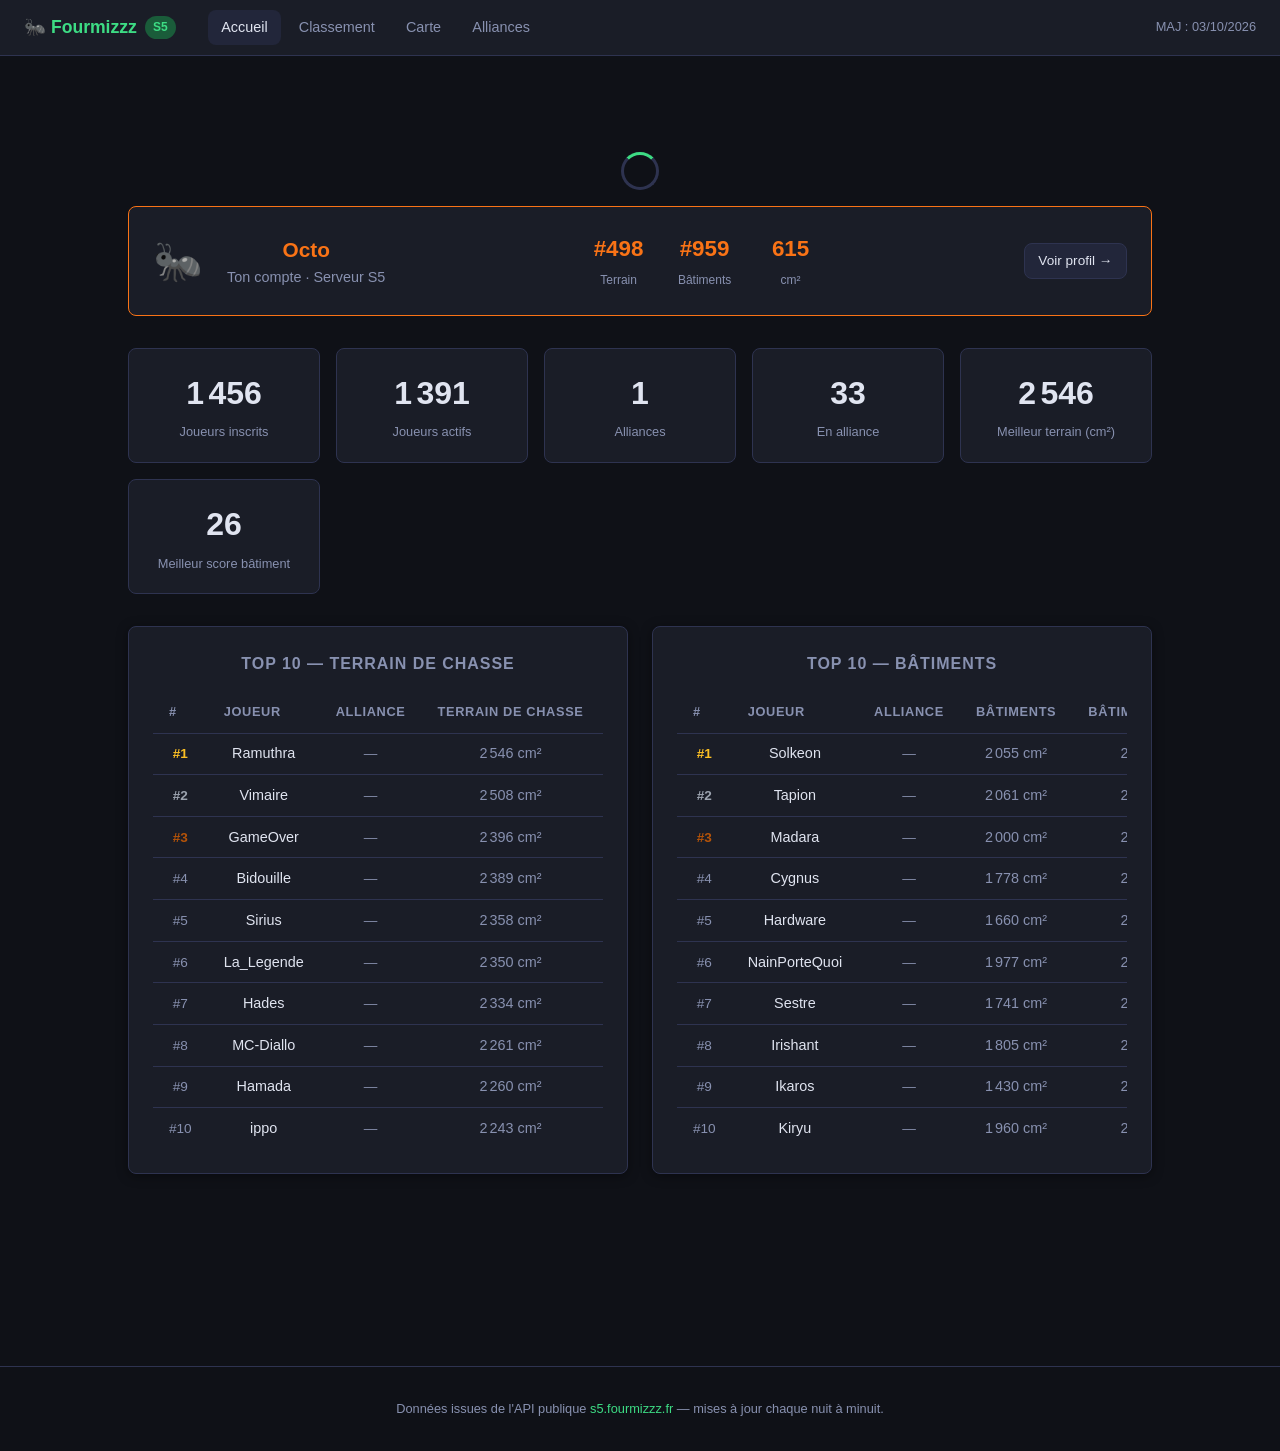
<file: index.html>
<!DOCTYPE html>
<html lang="fr">
<head>
  <meta charset="UTF-8">
  <meta name="viewport" content="width=device-width, initial-scale=1.0">
  <title>Fourmizzz S5 — Stats & Classements</title>
  <meta name="description" content="Statistiques en temps réel du serveur S5 de Fourmizzz : classements, carte, progression des joueurs.">
  <link rel="stylesheet" href="style.css">
</head>
<body>

<header>
  <div class="logo">
    🐜 Fourmizzz <span class="server-badge">S5</span>
  </div>
  <nav>
    <a href="index.html" class="active">Accueil</a>
    <a href="classement.html">Classement</a>
    <a href="carte.html">Carte</a>
    <a href="alliances.html">Alliances</a>
  </nav>
  <div class="update-time" id="update-time">Chargement…</div>
</header>

<main>
  <div id="content" class="loading">Chargement des données…</div>
</main>

<footer>
  Données issues de l'API publique <a href="https://s5.fourmizzz.fr/api/exports/" target="_blank">s5.fourmizzz.fr</a> — mises à jour chaque nuit à minuit.
</footer>

<script>
const OCTO_PSEUDO = 'Octo';

async function loadData() {
  const [players, stats, history] = await Promise.all([
    fetch('data/players.json').then(r => r.json()),
    fetch('data/stats.json').then(r => r.json()),
    fetch('data/history.json').then(r => r.json()).catch(() => []),
  ]);
  return { players, stats, history };
}

function fmt(n) {
  return n == null ? '—' : n.toLocaleString('fr-FR');
}

function deltaHtml(d) {
  if (d == null) return '';
  if (d > 0) return `<span class="delta pos">+${fmt(d)}</span>`;
  if (d < 0) return `<span class="delta neg">${fmt(d)}</span>`;
  return `<span class="delta zero">–</span>`;
}

function rankBadge(r) {
  if (r === 1) return `<span class="rank rank-1">#1</span>`;
  if (r === 2) return `<span class="rank rank-2">#2</span>`;
  if (r === 3) return `<span class="rank rank-3">#3</span>`;
  return `<span class="rank">#${r}</span>`;
}

function playerRow(p, rankField) {
  const isOcto = p.pseudo === OCTO_PSEUDO;
  const alliance = p.alliance
    ? `<span class="alliance-tag">${p.alliance}</span>`
    : `<span style="color:var(--muted);font-size:.85rem">—</span>`;
  const holiday = p.onHoliday ? `<span class="badge-holiday">🏖</span>` : '';
  return `
    <tr class="${isOcto ? 'octo' : ''}">
      <td>${rankBadge(rankField)}</td>
      <td>
        <a href="joueur.html?p=${encodeURIComponent(p.pseudo)}"
           class="pseudo-link ${isOcto ? 'pseudo-octo' : ''}">${p.pseudo}</a>
        ${holiday}
      </td>
      <td>${alliance}</td>
      <td>${fmt(p.field)} cm² ${deltaHtml(p.deltaField)}</td>
      <td>${fmt(p.buildingScore)} ${deltaHtml(p.deltaBuild)}</td>
    </tr>`;
}

function renderOctoHero(players) {
  const octo = players.find(p => p.pseudo === OCTO_PSEUDO);
  if (!octo) return '';
  const delta = octo.deltaRankField != null
    ? (octo.deltaRankField > 0
        ? `<span class="delta pos">▲${octo.deltaRankField}</span>`
        : octo.deltaRankField < 0
        ? `<span class="delta neg">▼${Math.abs(octo.deltaRankField)}</span>`
        : `<span class="delta zero">–</span>`)
    : '';
  return `
    <div class="octo-hero">
      <div class="avatar">🐜</div>
      <div class="info">
        <h3>Octo</h3>
        <div class="sub">Ton compte · Serveur S5</div>
      </div>
      <div class="octo-ranks">
        <div class="octo-rank-item">
          <span class="rv">#${octo.rankField}</span>
          <span class="rl">Terrain ${delta}</span>
        </div>
        <div class="octo-rank-item">
          <span class="rv">#${octo.rankBuild}</span>
          <span class="rl">Bâtiments</span>
        </div>
        <div class="octo-rank-item">
          <span class="rv">${fmt(octo.field)}</span>
          <span class="rl">cm²</span>
        </div>
      </div>
      <a href="joueur.html?p=Octo" class="btn" style="margin-left:auto">Voir profil →</a>
    </div>`;
}

function renderStats(stats) {
  return `
    <div class="stat-grid">
      <div class="stat-tile">
        <span class="val">${fmt(stats.players)}</span>
        <div class="lbl">Joueurs inscrits</div>
      </div>
      <div class="stat-tile">
        <span class="val">${fmt(stats.active)}</span>
        <div class="lbl">Joueurs actifs</div>
      </div>
      <div class="stat-tile">
        <span class="val">${fmt(stats.alliances)}</span>
        <div class="lbl">Alliances</div>
      </div>
      <div class="stat-tile">
        <span class="val">${fmt(stats.withAlliance)}</span>
        <div class="lbl">En alliance</div>
      </div>
      <div class="stat-tile">
        <span class="val">${fmt(stats.maxField)}</span>
        <div class="lbl">Meilleur terrain (cm²)</div>
      </div>
      <div class="stat-tile">
        <span class="val">${fmt(stats.maxBuild)}</span>
        <div class="lbl">Meilleur score bâtiment</div>
      </div>
    </div>`;
}

function topTable(players, sortKey, label, rankKey) {
  const sorted = [...players].sort((a, b) => a[rankKey] - b[rankKey]).slice(0, 10);
  const rows = sorted.map(p => playerRow(p, p[rankKey])).join('');
  return `
    <div class="card">
      <h2>Top 10 — ${label}</h2>
      <div class="table-wrap">
        <table>
          <thead><tr>
            <th>#</th><th>Joueur</th><th>Alliance</th>
            <th>${label}</th><th>Bâtiments</th>
          </tr></thead>
          <tbody>${rows}</tbody>
        </table>
      </div>
    </div>`;
}

async function init() {
  const content = document.getElementById('content');
  try {
    const { players, stats, history } = await loadData();

    document.getElementById('update-time').textContent = `MAJ : ${stats.date}`;

    const tops = players.filter(p => p.deltaField != null && p.deltaField > 0)
      .sort((a, b) => b.deltaField - a.deltaField).slice(0, 5);

    const progressRows = tops.map(p => `
      <tr class="${p.pseudo === OCTO_PSEUDO ? 'octo' : ''}">
        <td><a href="joueur.html?p=${encodeURIComponent(p.pseudo)}" class="pseudo-link ${p.pseudo === OCTO_PSEUDO ? 'pseudo-octo' : ''}">${p.pseudo}</a></td>
        <td>${p.alliance ? `<span class="alliance-tag">${p.alliance}</span>` : '—'}</td>
        <td>${deltaHtml(p.deltaField)} cm²</td>
        <td>#${p.rankField}</td>
      </tr>`).join('');

    content.innerHTML = `
      ${renderOctoHero(players)}
      ${renderStats(stats)}
      <div class="top-grid">
        ${topTable(players, 'field', 'Terrain de chasse', 'rankField')}
        ${topTable(players, 'buildingScore', 'Bâtiments', 'rankBuild')}
      </div>
      ${tops.length > 0 ? `
      <div class="card" style="margin-bottom:2rem">
        <h2>Plus grande progression du jour (terrain)</h2>
        <div class="table-wrap"><table>
          <thead><tr><th>Joueur</th><th>Alliance</th><th>Gain</th><th>Rang terrain</th></tr></thead>
          <tbody>${progressRows}</tbody>
        </table></div>
      </div>` : ''}
    `;
  } catch (e) {
    content.innerHTML = `
      <div class="error-msg">
        Impossible de charger les données : ${e.message}<br>
        <small>Les données sont générées chaque nuit — réessaie demain si le site vient d'être mis en ligne.</small>
      </div>`;
  }
}

init();
</script>
</body>
</html>
</file>
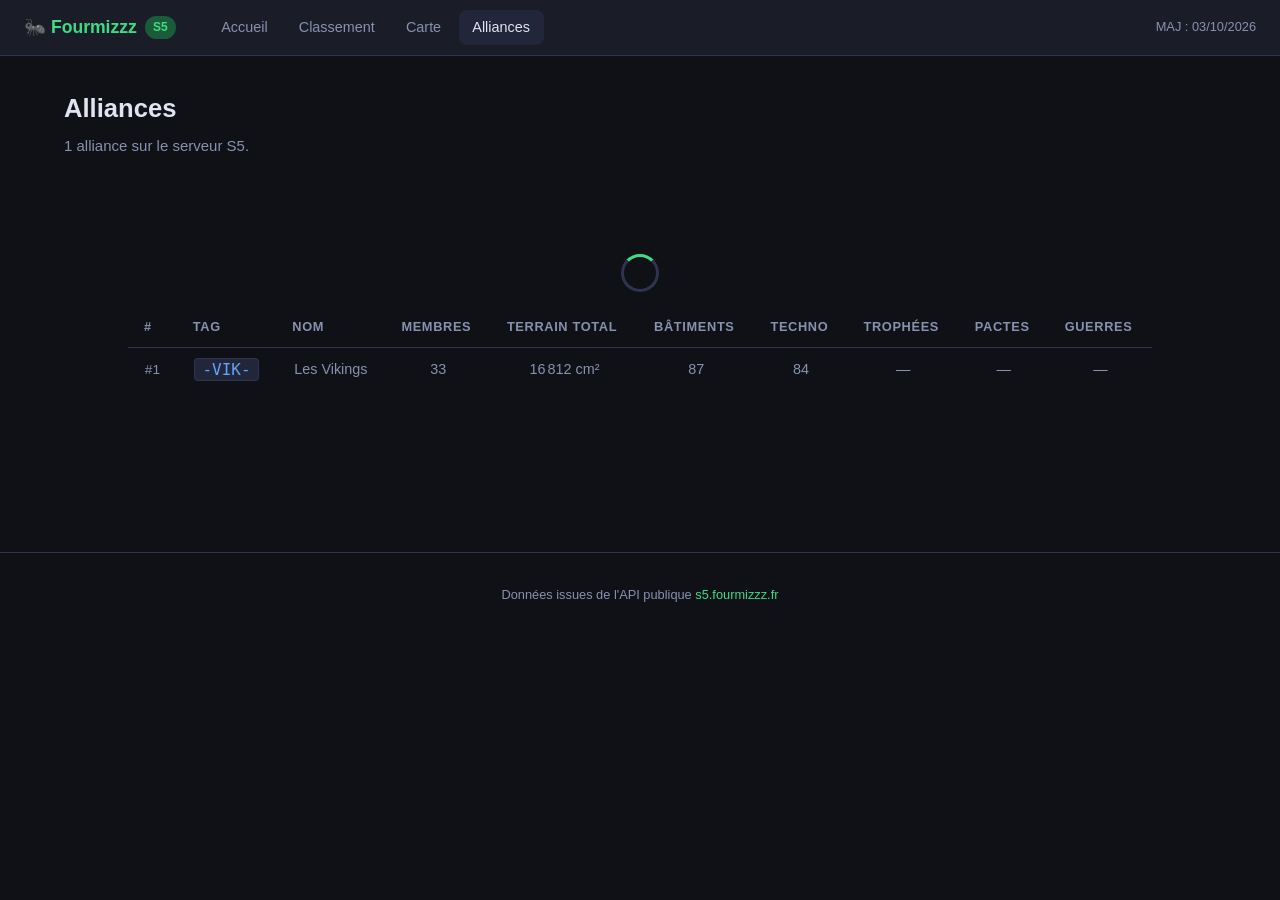
<file: alliances.html>
<!DOCTYPE html>
<html lang="fr">
<head>
  <meta charset="UTF-8">
  <meta name="viewport" content="width=device-width, initial-scale=1.0">
  <title>Alliances — Fourmizzz S5</title>
  <link rel="stylesheet" href="style.css">
</head>
<body>

<header>
  <div class="logo">🐜 Fourmizzz <span class="server-badge">S5</span></div>
  <nav>
    <a href="index.html">Accueil</a>
    <a href="classement.html">Classement</a>
    <a href="carte.html">Carte</a>
    <a href="alliances.html" class="active">Alliances</a>
  </nav>
  <div class="update-time" id="update-time"></div>
</header>

<main>
  <div class="page-title">Alliances</div>
  <p class="page-sub" id="sub-txt">Chargement…</p>

  <div id="content" class="loading">Chargement…</div>
</main>

<footer>
  Données issues de l'API publique <a href="https://s5.fourmizzz.fr/api/exports/" target="_blank">s5.fourmizzz.fr</a>
</footer>

<script>
function fmt(n) { return n == null ? '—' : n.toLocaleString('fr-FR'); }

async function init() {
  try {
    const [alliances, players, stats] = await Promise.all([
      fetch('data/alliances.json').then(r => r.json()),
      fetch('data/players.json').then(r => r.json()),
      fetch('data/stats.json').then(r => r.json()),
    ]);

    document.getElementById('update-time').textContent = `MAJ : ${stats.date}`;

    if (alliances.length === 0) {
      document.getElementById('sub-txt').textContent = 'Aucune alliance formée pour l\'instant sur S5 — le serveur vient d\'ouvrir !';
      document.getElementById('content').innerHTML = `
        <div class="card" style="text-align:center;padding:3rem;color:var(--muted)">
          <div style="font-size:3rem;margin-bottom:1rem">🐜</div>
          <p>Le serveur S5 vient d'ouvrir. Les premières alliances apparaîtront bientôt ici.</p>
          <p style="margin-top:.5rem;font-size:.9rem">Reviens demain — les données sont mises à jour chaque nuit.</p>
        </div>`;
      return;
    }

    document.getElementById('sub-txt').textContent = `${alliances.length} alliance${alliances.length > 1 ? 's' : ''} sur le serveur S5.`;

    // Trier par terrain total décroissant
    const sorted = [...alliances].sort((a, b) => b.totalField - a.totalField);

    const rows = sorted.map((a, i) => {
      const diplomacy = a.diplomacy;
      const pacts = diplomacy.pacts.length > 0
        ? diplomacy.pacts.map(p => `<span class="alliance-tag" style="color:var(--green)">${p.tag}</span>`).join(' ')
        : '<span style="color:var(--muted)">—</span>';
      const wars = diplomacy.wars.length > 0
        ? diplomacy.wars.map(tag => `<span class="alliance-tag" style="color:var(--red)">${tag}</span>`).join(' ')
        : '<span style="color:var(--muted)">—</span>';

      return `
        <tr id="${a.tag}">
          <td><span class="rank">#${i + 1}</span></td>
          <td>
            <span class="alliance-tag" style="font-size:1rem">${a.tag}</span>
          </td>
          <td>${a.name}</td>
          <td>${a.playersCount}</td>
          <td>${fmt(a.totalField)} cm²</td>
          <td>${fmt(a.totalBuildingScore)}</td>
          <td>${fmt(a.totalTechnologyScore)}</td>
          <td>${a.totalTrophyScore > 0 ? fmt(a.totalTrophyScore) : '<span style="color:var(--muted)">—</span>'}</td>
          <td>${pacts}</td>
          <td>${wars}</td>
        </tr>`;
    }).join('');

    document.getElementById('content').innerHTML = `
      <div class="table-wrap">
        <table>
          <thead><tr>
            <th>#</th>
            <th>Tag</th>
            <th>Nom</th>
            <th>Membres</th>
            <th>Terrain total</th>
            <th>Bâtiments</th>
            <th>Techno</th>
            <th>Trophées</th>
            <th>Pactes</th>
            <th>Guerres</th>
          </tr></thead>
          <tbody>${rows}</tbody>
        </table>
      </div>`;

    // Scroll vers l'ancre si présente (ex: #TAG)
    const hash = window.location.hash.slice(1);
    if (hash) {
      const el = document.getElementById(hash);
      if (el) el.scrollIntoView({ behavior: 'smooth', block: 'center' });
    }

  } catch (e) {
    document.getElementById('content').innerHTML = `<div class="error-msg">Erreur : ${e.message}</div>`;
  }
}

init();
</script>
</body>
</html>
</file>
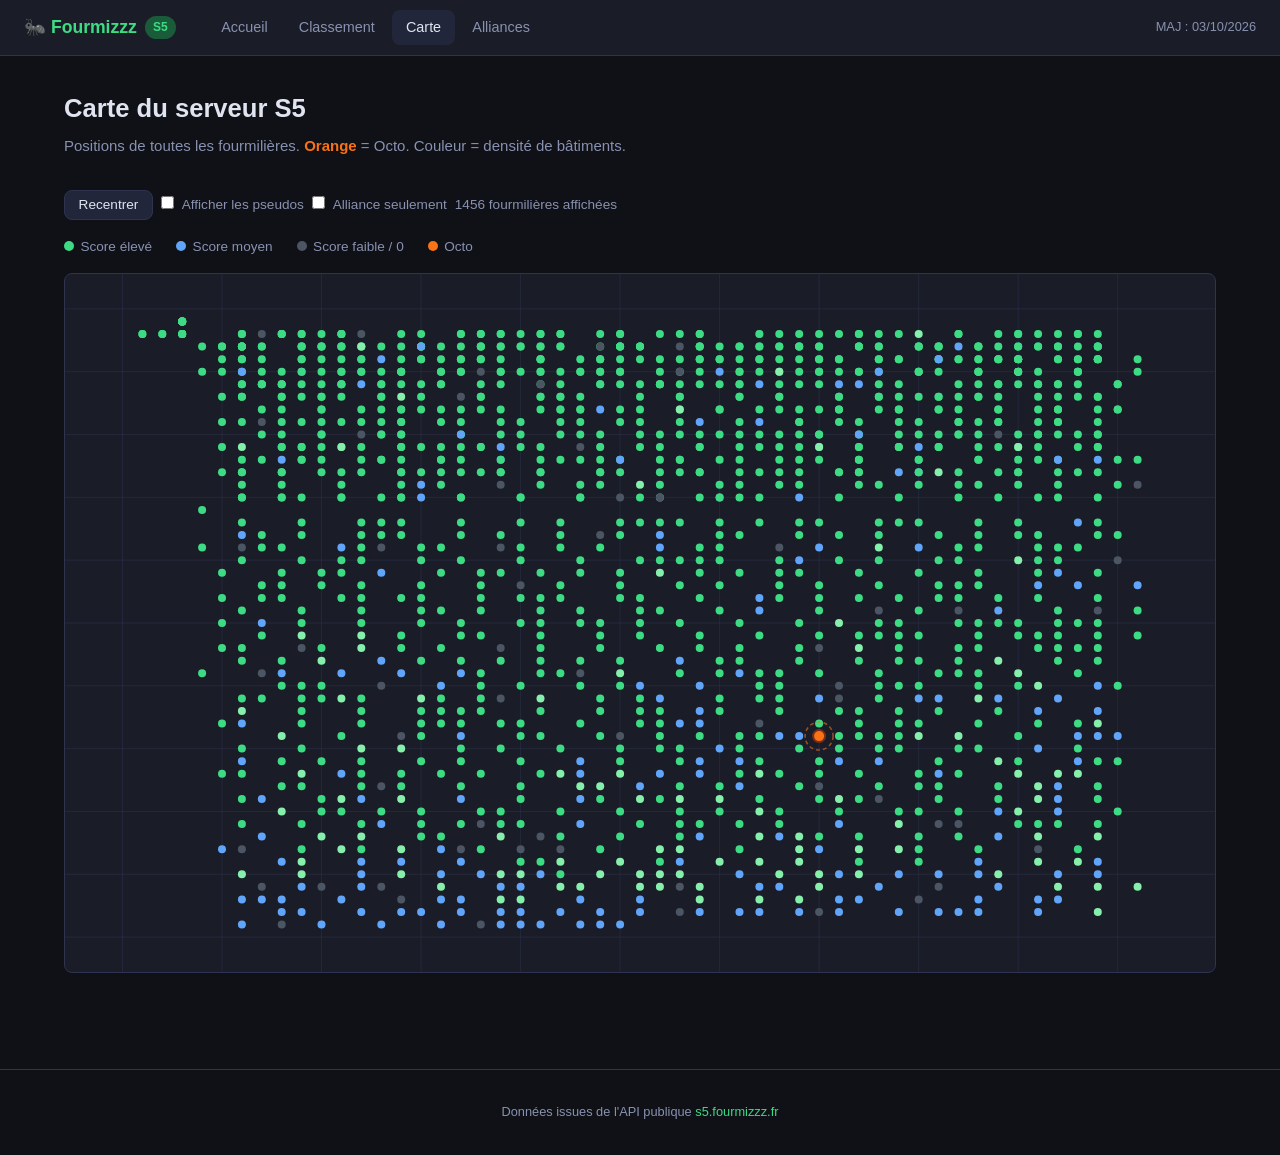
<file: carte.html>
<!DOCTYPE html>
<html lang="fr">
<head>
  <meta charset="UTF-8">
  <meta name="viewport" content="width=device-width, initial-scale=1.0">
  <title>Carte — Fourmizzz S5</title>
  <link rel="stylesheet" href="style.css">
  <style>
    #map-container { height: calc(100vh - 200px); min-height: 450px; }
    .legend {
      display: flex; gap: 1.5rem; flex-wrap: wrap;
      margin-bottom: 1rem; align-items: center;
      font-size: .85rem; color: var(--muted);
    }
    .legend-item { display: flex; align-items: center; gap: .4rem; }
    .legend-dot {
      width: 10px; height: 10px; border-radius: 50%; flex-shrink: 0;
    }
  </style>
</head>
<body>

<header>
  <div class="logo">🐜 Fourmizzz <span class="server-badge">S5</span></div>
  <nav>
    <a href="index.html">Accueil</a>
    <a href="classement.html">Classement</a>
    <a href="carte.html" class="active">Carte</a>
    <a href="alliances.html">Alliances</a>
  </nav>
  <div class="update-time" id="update-time"></div>
</header>

<main>
  <div class="page-title">Carte du serveur S5</div>
  <p class="page-sub">Positions de toutes les fourmilières. <b style="color:var(--orange)">Orange</b> = Octo. Couleur = densité de bâtiments.</p>

  <div class="map-controls">
    <button class="btn" id="btn-reset">Recentrer</button>
    <label>
      <input type="checkbox" id="show-names" style="margin-right:.3rem"> Afficher les pseudos
    </label>
    <label>
      <input type="checkbox" id="show-only-alliance" style="margin-right:.3rem"> Alliance seulement
    </label>
    <span style="color:var(--muted);font-size:.85rem" id="map-count"></span>
  </div>

  <div class="legend">
    <div class="legend-item"><div class="legend-dot" style="background:#3ddc84"></div>Score élevé</div>
    <div class="legend-item"><div class="legend-dot" style="background:#60a5fa"></div>Score moyen</div>
    <div class="legend-item"><div class="legend-dot" style="background:#4b5563"></div>Score faible / 0</div>
    <div class="legend-item"><div class="legend-dot" style="background:#f97316"></div>Octo</div>
  </div>

  <div id="map-container">
    <svg id="map-svg"></svg>
    <div class="map-tooltip" id="tooltip"></div>
  </div>
</main>

<footer>
  Données issues de l'API publique <a href="https://s5.fourmizzz.fr/api/exports/" target="_blank">s5.fourmizzz.fr</a>
</footer>

<script>
const OCTO_PSEUDO = 'Octo';

let players = [];
let transform = { x: 0, y: 0, scale: 1 };
let dragging = false;
let dragStart = { x: 0, y: 0 };

function playerColor(p) {
  if (p.pseudo === OCTO_PSEUDO) return '#f97316';
  if (p.buildingScore >= 5) return '#3ddc84';
  if (p.buildingScore >= 3) return '#86efac';
  if (p.buildingScore >= 1) return '#60a5fa';
  return '#4b5563';
}

function buildMap(allPlayers) {
  const showNames   = document.getElementById('show-names').checked;
  const onlyAlliance = document.getElementById('show-only-alliance').checked;

  const displayed = onlyAlliance ? allPlayers.filter(p => p.alliance) : allPlayers;
  document.getElementById('map-count').textContent = `${displayed.length} fourmilières affichées`;

  const xs = displayed.map(p => p.x);
  const ys = displayed.map(p => p.y);
  if (xs.length === 0) return;

  const minX = Math.min(...xs) - 1;
  const maxX = Math.max(...xs) + 1;
  const minY = Math.min(...ys) - 1;
  const maxY = Math.max(...ys) + 1;

  const container = document.getElementById('map-container');
  const W = container.clientWidth;
  const H = container.clientHeight;

  const rangeX = maxX - minX || 1;
  const rangeY = maxY - minY || 1;
  const scaleX = W / rangeX;
  const scaleY = H / rangeY;
  const baseScale = Math.min(scaleX, scaleY) * 0.9;

  function toSvg(px, py) {
    return {
      x: ((px - minX) / rangeX) * W * 0.9 + W * 0.05,
      y: ((py - minY) / rangeY) * H * 0.9 + H * 0.05,
    };
  }

  const svg = document.getElementById('map-svg');
  svg.setAttribute('viewBox', `0 0 ${W} ${H}`);

  // Grille de fond légère
  let gridLines = '';
  for (let gx = Math.ceil(minX); gx <= Math.floor(maxX); gx += 5) {
    const sx = toSvg(gx, minY).x;
    gridLines += `<line x1="${sx}" y1="0" x2="${sx}" y2="${H}" stroke="#2e3350" stroke-width=".5"/>`;
  }
  for (let gy = Math.ceil(minY); gy <= Math.floor(maxY); gy += 5) {
    const sy = toSvg(minX, gy).y;
    gridLines += `<line x1="0" y1="${sy}" x2="${W}" y2="${sy}" stroke="#2e3350" stroke-width=".5"/>`;
  }

  // Points
  let dots = '';
  let labels = '';
  displayed.forEach(p => {
    const { x, y } = toSvg(p.x, p.y);
    const r = p.pseudo === OCTO_PSEUDO ? 6 : 4;
    const color = playerColor(p);
    dots += `<circle class="map-dot" cx="${x.toFixed(1)}" cy="${y.toFixed(1)}" r="${r}"
      fill="${color}" stroke="${p.pseudo === OCTO_PSEUDO ? '#7c2d12' : 'none'}"
      stroke-width="${p.pseudo === OCTO_PSEUDO ? 2 : 0}"
      data-pseudo="${p.pseudo}" data-x="${p.x}" data-y="${p.y}"
      data-field="${p.field}" data-build="${p.buildingScore}"
      data-alliance="${p.alliance || ''}"
      data-rank="${p.rankField}"
      style="cursor:pointer"/>`;
    if (showNames) {
      labels += `<text x="${(x+6).toFixed(1)}" y="${(y+4).toFixed(1)}"
        font-size="9" fill="${p.pseudo === OCTO_PSEUDO ? '#f97316' : '#8891b0'}"
        pointer-events="none">${p.pseudo}</text>`;
    }
  });

  // Cercle de localisation Octo
  const octo = displayed.find(p => p.pseudo === OCTO_PSEUDO);
  let octoRing = '';
  if (octo) {
    const { x, y } = toSvg(octo.x, octo.y);
    octoRing = `<circle cx="${x.toFixed(1)}" cy="${y.toFixed(1)}" r="14"
      fill="none" stroke="#f97316" stroke-width="1.5" stroke-dasharray="4 3" opacity=".6"/>`;
  }

  svg.innerHTML = `<g id="map-g">${gridLines}${dots}${labels}${octoRing}</g>`;

  applyTransform();
  bindDotEvents();
}

function applyTransform() {
  const g = document.getElementById('map-g');
  if (g) g.setAttribute('transform',
    `translate(${transform.x},${transform.y}) scale(${transform.scale})`);
}

function bindDotEvents() {
  const tooltip = document.getElementById('tooltip');
  document.querySelectorAll('.map-dot').forEach(dot => {
    dot.addEventListener('mouseenter', e => {
      const p = e.target.dataset;
      tooltip.innerHTML = `
        <strong style="color:${p.pseudo === OCTO_PSEUDO ? 'var(--orange)' : 'var(--text)'}">${p.pseudo}</strong><br>
        ${p.alliance ? `Alliance : <span class="alliance-tag">${p.alliance}</span><br>` : ''}
        Terrain : ${Number(p.field).toLocaleString('fr-FR')} cm²<br>
        Bâtiments : ${p.build}<br>
        Rang : #${p.rank}<br>
        Position : (${p.x}, ${p.y})`;
      tooltip.style.display = 'block';
    });
    dot.addEventListener('mousemove', e => {
      const rect = document.getElementById('map-container').getBoundingClientRect();
      let tx = e.clientX - rect.left + 14;
      let ty = e.clientY - rect.top - 10;
      if (tx + 220 > rect.width) tx = e.clientX - rect.left - 230;
      tooltip.style.left = tx + 'px';
      tooltip.style.top  = ty + 'px';
    });
    dot.addEventListener('mouseleave', () => { tooltip.style.display = 'none'; });
    dot.addEventListener('click', e => {
      window.location.href = `joueur.html?p=${encodeURIComponent(e.target.dataset.pseudo)}`;
    });
  });
}

// Zoom molette
document.addEventListener('DOMContentLoaded', () => {
  const container = document.getElementById('map-container');

  container.addEventListener('wheel', e => {
    e.preventDefault();
    const factor = e.deltaY < 0 ? 1.15 : 0.87;
    transform.scale = Math.min(10, Math.max(0.3, transform.scale * factor));
    applyTransform();
  }, { passive: false });

  container.addEventListener('mousedown', e => {
    dragging = true;
    dragStart = { x: e.clientX - transform.x, y: e.clientY - transform.y };
  });
  window.addEventListener('mousemove', e => {
    if (!dragging) return;
    transform.x = e.clientX - dragStart.x;
    transform.y = e.clientY - dragStart.y;
    applyTransform();
  });
  window.addEventListener('mouseup', () => { dragging = false; });

  document.getElementById('btn-reset').addEventListener('click', () => {
    transform = { x: 0, y: 0, scale: 1 };
    applyTransform();
  });

  document.getElementById('show-names').addEventListener('change', () => buildMap(players));
  document.getElementById('show-only-alliance').addEventListener('change', () => buildMap(players));
});

async function init() {
  try {
    const [p, stats] = await Promise.all([
      fetch('data/players.json').then(r => r.json()),
      fetch('data/stats.json').then(r => r.json()),
    ]);
    players = p;
    document.getElementById('update-time').textContent = `MAJ : ${stats.date}`;
    buildMap(players);
  } catch (e) {
    document.getElementById('map-container').innerHTML = `<div class="error-msg" style="margin:2rem">Erreur : ${e.message}</div>`;
  }
}

init();
</script>
</body>
</html>
</file>
<file: style.css>
/* ============================================================
   Fourmizzz S5 — Feuille de style globale
   Palette : fond sombre, vert fourmilière, orange pour Octo
   ============================================================ */

:root {
  --bg:        #0f1117;
  --bg2:       #1a1d27;
  --bg3:       #22263a;
  --border:    #2e3350;
  --text:      #e0e4f0;
  --muted:     #8891b0;
  --green:     #3ddc84;
  --green-dim: #1a5c3a;
  --orange:    #f97316;
  --orange-dim:#7c2d12;
  --blue:      #60a5fa;
  --red:       #f87171;
  --gold:      #fbbf24;
  --radius:    8px;
  --shadow:    0 2px 12px rgba(0,0,0,0.4);
}

* { box-sizing: border-box; margin: 0; padding: 0; }

html { scroll-behavior: smooth; }

body {
  background: var(--bg);
  color: var(--text);
  font-family: -apple-system, BlinkMacSystemFont, 'Segoe UI', Roboto, sans-serif;
  font-size: 15px;
  line-height: 1.6;
  min-height: 100vh;
}

a { color: var(--green); text-decoration: none; }
a:hover { text-decoration: underline; }

/* ── Layout ─────────────────────────────────────────────── */

header {
  background: var(--bg2);
  border-bottom: 1px solid var(--border);
  padding: 0 1.5rem;
  position: sticky;
  top: 0;
  z-index: 100;
  display: flex;
  align-items: center;
  gap: 2rem;
  height: 56px;
}

.logo {
  font-weight: 700;
  font-size: 1.1rem;
  color: var(--green);
  white-space: nowrap;
  display: flex;
  align-items: center;
  gap: .5rem;
}
.logo .server-badge {
  background: var(--green-dim);
  color: var(--green);
  font-size: .75rem;
  padding: 2px 8px;
  border-radius: 99px;
  font-weight: 600;
}

nav {
  display: flex;
  gap: .25rem;
  flex: 1;
  overflow-x: auto;
}
nav a {
  color: var(--muted);
  padding: .4rem .85rem;
  border-radius: var(--radius);
  font-size: .9rem;
  white-space: nowrap;
  transition: color .15s, background .15s;
}
nav a:hover, nav a.active {
  color: var(--text);
  background: var(--bg3);
  text-decoration: none;
}

.update-time {
  color: var(--muted);
  font-size: .8rem;
  white-space: nowrap;
}

main {
  max-width: 1200px;
  margin: 0 auto;
  padding: 2rem 1.5rem;
}

footer {
  text-align: center;
  padding: 2rem;
  color: var(--muted);
  font-size: .8rem;
  border-top: 1px solid var(--border);
  margin-top: 4rem;
}

/* ── Cards / Panels ─────────────────────────────────────── */

.card {
  background: var(--bg2);
  border: 1px solid var(--border);
  border-radius: var(--radius);
  padding: 1.5rem;
  box-shadow: var(--shadow);
}

.card h2 {
  font-size: 1rem;
  font-weight: 600;
  color: var(--muted);
  text-transform: uppercase;
  letter-spacing: .06em;
  margin-bottom: 1rem;
}

/* ── Stat tiles ─────────────────────────────────────────── */

.stat-grid {
  display: grid;
  grid-template-columns: repeat(auto-fill, minmax(160px, 1fr));
  gap: 1rem;
  margin-bottom: 2rem;
}

.stat-tile {
  background: var(--bg2);
  border: 1px solid var(--border);
  border-radius: var(--radius);
  padding: 1.2rem 1rem;
  text-align: center;
}
.stat-tile .val {
  font-size: 2rem;
  font-weight: 700;
  color: var(--text);
  display: block;
}
.stat-tile .lbl {
  font-size: .8rem;
  color: var(--muted);
  margin-top: .2rem;
}
.stat-tile.highlight { border-color: var(--orange); }
.stat-tile.highlight .val { color: var(--orange); }

/* ── Tables ─────────────────────────────────────────────── */

.table-wrap { overflow-x: auto; }

table {
  width: 100%;
  border-collapse: collapse;
  font-size: .9rem;
}
th {
  text-align: left;
  padding: .6rem 1rem;
  color: var(--muted);
  font-weight: 600;
  font-size: .8rem;
  text-transform: uppercase;
  letter-spacing: .05em;
  border-bottom: 1px solid var(--border);
  cursor: pointer;
  white-space: nowrap;
  user-select: none;
}
th:hover { color: var(--text); }
th.sorted { color: var(--green); }
th.sorted::after { content: ' ↓'; }
th.sorted.asc::after { content: ' ↑'; }

td {
  padding: .55rem 1rem;
  border-bottom: 1px solid var(--border);
  vertical-align: middle;
}
tr:last-child td { border-bottom: none; }
tr:hover td { background: var(--bg3); }

/* Ligne Octo mise en évidence */
tr.octo td { background: rgba(249,115,22,.07); }
tr.octo td:first-child { border-left: 3px solid var(--orange); }

.rank { color: var(--muted); font-size: .85rem; width: 3rem; }
.rank-1 { color: var(--gold); font-weight: 700; }
.rank-2 { color: #9ca3af; font-weight: 700; }
.rank-3 { color: #b45309; font-weight: 700; }

.pseudo-link { color: var(--text); font-weight: 500; }
.pseudo-link:hover { color: var(--green); text-decoration: none; }
.pseudo-octo { color: var(--orange) !important; font-weight: 700; }

.alliance-tag {
  background: var(--bg3);
  border: 1px solid var(--border);
  border-radius: 4px;
  padding: 1px 7px;
  font-size: .8rem;
  font-family: monospace;
  color: var(--blue);
}

.delta {
  font-size: .8rem;
  font-weight: 600;
}
.delta.pos { color: var(--green); }
.delta.neg { color: var(--red); }
.delta.zero { color: var(--muted); }

.badge-holiday {
  background: var(--bg3);
  color: var(--muted);
  border-radius: 4px;
  padding: 1px 6px;
  font-size: .75rem;
}

/* ── Search bar ─────────────────────────────────────────── */

.search-bar {
  display: flex;
  gap: .75rem;
  margin-bottom: 1.5rem;
  flex-wrap: wrap;
}
.search-bar input, .search-bar select {
  background: var(--bg2);
  border: 1px solid var(--border);
  border-radius: var(--radius);
  color: var(--text);
  padding: .55rem .9rem;
  font-size: .9rem;
  outline: none;
  transition: border-color .15s;
}
.search-bar input:focus, .search-bar select:focus {
  border-color: var(--green);
}
.search-bar input { flex: 1; min-width: 200px; }
.search-bar select option { background: var(--bg2); }

/* ── Page title ─────────────────────────────────────────── */

.page-title {
  font-size: 1.6rem;
  font-weight: 700;
  margin-bottom: .3rem;
}
.page-sub {
  color: var(--muted);
  margin-bottom: 2rem;
}

/* ── Octo hero (accueil) ─────────────────────────────────── */

.octo-hero {
  background: var(--bg2);
  border: 1px solid var(--orange);
  border-radius: var(--radius);
  padding: 1.5rem;
  margin-bottom: 2rem;
  display: flex;
  align-items: center;
  gap: 1.5rem;
  flex-wrap: wrap;
}
.octo-hero .avatar {
  font-size: 2.5rem;
  line-height: 1;
}
.octo-hero .info h3 {
  color: var(--orange);
  font-size: 1.3rem;
  font-weight: 700;
}
.octo-hero .info .sub { color: var(--muted); font-size: .9rem; }
.octo-ranks {
  display: flex;
  gap: 1rem;
  flex-wrap: wrap;
  margin-left: auto;
}
.octo-rank-item {
  text-align: center;
  min-width: 70px;
}
.octo-rank-item .rv {
  font-size: 1.4rem;
  font-weight: 700;
  color: var(--orange);
  display: block;
}
.octo-rank-item .rl {
  font-size: .75rem;
  color: var(--muted);
}

/* ── Top grid (accueil) ─────────────────────────────────── */

.top-grid {
  display: grid;
  grid-template-columns: repeat(auto-fill, minmax(360px, 1fr));
  gap: 1.5rem;
  margin-bottom: 2rem;
}

/* ── Carte ───────────────────────────────────────────────── */

#map-container {
  background: var(--bg2);
  border: 1px solid var(--border);
  border-radius: var(--radius);
  overflow: hidden;
  position: relative;
  height: 70vh;
  min-height: 400px;
  cursor: grab;
}
#map-container:active { cursor: grabbing; }

#map-svg { width: 100%; height: 100%; }

.map-dot { transition: r .1s; }
.map-dot:hover { r: 5; }

.map-tooltip {
  position: absolute;
  background: var(--bg3);
  border: 1px solid var(--border);
  border-radius: var(--radius);
  padding: .6rem .9rem;
  font-size: .85rem;
  pointer-events: none;
  display: none;
  z-index: 10;
  max-width: 220px;
  box-shadow: var(--shadow);
}

.map-controls {
  display: flex;
  gap: .5rem;
  margin-bottom: 1rem;
  flex-wrap: wrap;
  align-items: center;
}
.map-controls label { color: var(--muted); font-size: .85rem; }
.btn {
  background: var(--bg3);
  border: 1px solid var(--border);
  color: var(--text);
  padding: .4rem .85rem;
  border-radius: var(--radius);
  cursor: pointer;
  font-size: .85rem;
  transition: border-color .15s;
}
.btn:hover { border-color: var(--green); }

/* ── Profil joueur ──────────────────────────────────────── */

.profile-header {
  display: flex;
  align-items: center;
  gap: 1.5rem;
  margin-bottom: 2rem;
  flex-wrap: wrap;
}
.profile-avatar { font-size: 3rem; }
.profile-name {
  font-size: 1.8rem;
  font-weight: 700;
}
.profile-name.is-octo { color: var(--orange); }
.profile-meta { color: var(--muted); }

.profile-ranks {
  display: grid;
  grid-template-columns: repeat(auto-fill, minmax(150px, 1fr));
  gap: 1rem;
  margin-bottom: 2rem;
}
.profile-rank-card {
  background: var(--bg2);
  border: 1px solid var(--border);
  border-radius: var(--radius);
  padding: 1rem;
  text-align: center;
}
.profile-rank-card .num {
  font-size: 2rem;
  font-weight: 700;
  color: var(--green);
}
.profile-rank-card.primary .num { color: var(--orange); }
.profile-rank-card .lbl { color: var(--muted); font-size: .8rem; }

.chart-wrap {
  background: var(--bg2);
  border: 1px solid var(--border);
  border-radius: var(--radius);
  padding: 1.5rem;
  margin-bottom: 1.5rem;
}
.chart-wrap h3 {
  font-size: .9rem;
  color: var(--muted);
  text-transform: uppercase;
  letter-spacing: .05em;
  margin-bottom: 1rem;
}

/* ── Loading / error ─────────────────────────────────────── */

.loading {
  text-align: center;
  padding: 4rem;
  color: var(--muted);
}
.loading::before {
  content: '';
  display: block;
  width: 32px;
  height: 32px;
  border: 3px solid var(--border);
  border-top-color: var(--green);
  border-radius: 50%;
  animation: spin .7s linear infinite;
  margin: 0 auto 1rem;
}
@keyframes spin { to { transform: rotate(360deg); } }

.error-msg {
  background: rgba(248,113,113,.1);
  border: 1px solid var(--red);
  border-radius: var(--radius);
  padding: 1rem 1.5rem;
  color: var(--red);
}

/* ── Responsive ─────────────────────────────────────────── */

@media (max-width: 640px) {
  header { gap: 1rem; }
  .logo .server-badge { display: none; }
  main { padding: 1rem; }
  .stat-grid { grid-template-columns: repeat(2, 1fr); }
  .octo-hero { flex-direction: column; align-items: flex-start; }
  .octo-ranks { margin-left: 0; }
  .top-grid { grid-template-columns: 1fr; }
  td, th { padding: .45rem .6rem; }
}
</file>
